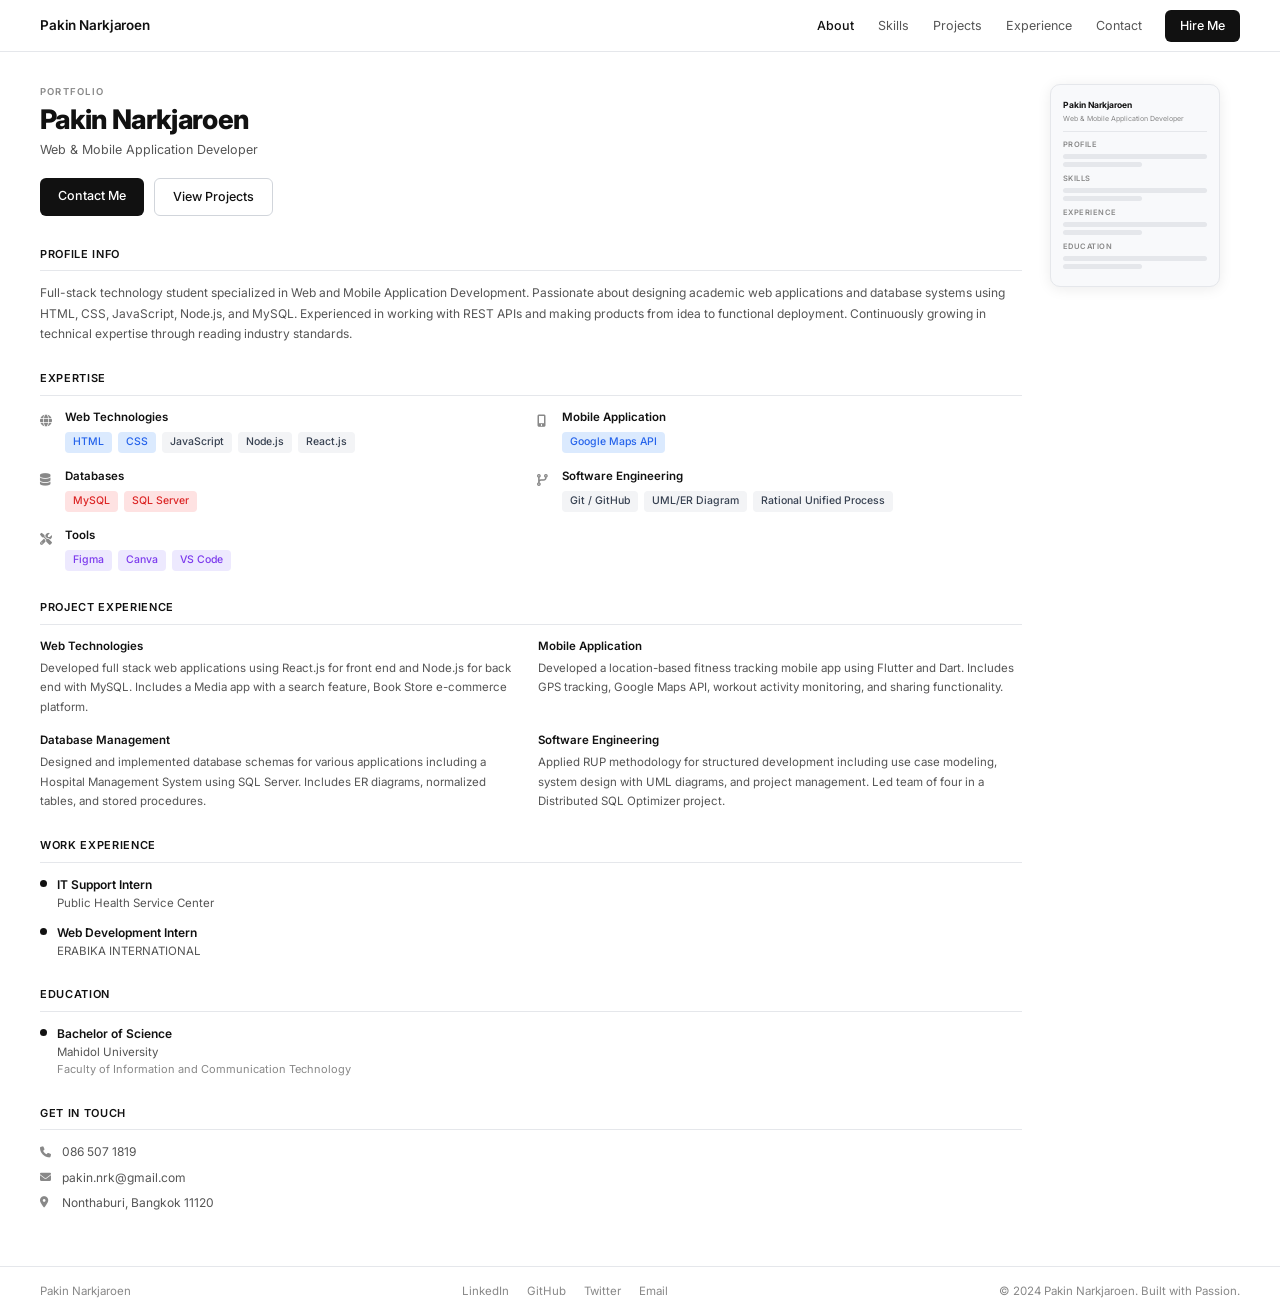
<file: index.html>
<!DOCTYPE html>
<html lang="en">
<head>
  <meta charset="UTF-8" />
  <meta name="viewport" content="width=device-width, initial-scale=1.0" />
  <title>Pakin Narkjaroen – Portfolio</title>
  <link rel="stylesheet" href="Shared.css" />
  <link rel="stylesheet" href="index.css" />
  <link rel="stylesheet" href="https://cdnjs.cloudflare.com/ajax/libs/font-awesome/6.5.0/css/all.min.css" />
</head>
<body>

  <!-- NAVBAR -->
  <nav class="navbar">
    <div class="nav-brand">Pakin Narkjaroen</div>
    <div class="nav-links">
      <a href="index.html"       class="nav-link active">About</a>
      <a href="Skills.html"     class="nav-link">Skills</a>
      <a href="Projects.html"   class="nav-link">Projects</a>
      <a href="Experience.html" class="nav-link">Experience</a>
      <a href="Contact.html"    class="nav-link">Contact</a>
      <a href="Contact.html"    class="btn-hire">Hire Me</a>
    </div>
  </nav>

  <!-- MAIN -->
  <main class="home-main">

    <!-- LEFT COLUMN -->
    <div class="home-left">

      <!-- Hero -->
      <div class="hero-block">
        <div class="section-label">PORTFOLIO</div>
        <h1 class="hero-name">Pakin Narkjaroen</h1>
        <p class="hero-subtitle">Web &amp; Mobile Application Developer</p>
        <div class="hero-btns">
          <a href="Contact.html" class="btn-primary">Contact Me</a>
          <a href="Projects.html" class="btn-secondary">View Projects</a>
        </div>
      </div>

      <!-- Profile Info -->
      <div class="home-section">
        <h3 class="section-heading">Profile Info</h3>
        <p class="body-text">
          Full-stack technology student specialized in Web and Mobile Application Development. Passionate about
          designing academic web applications and database systems using HTML, CSS, JavaScript, Node.js, and MySQL.
          Experienced in working with REST APIs and making products from idea to functional deployment. Continuously
          growing in technical expertise through reading industry standards.
        </p>
      </div>

      <!-- Expertise -->
      <div class="home-section">
        <h3 class="section-heading">Expertise</h3>
        <div class="expertise-grid">

          <div class="expertise-item">
            <div class="exp-icon"><i class="fas fa-globe"></i></div>
            <div>
              <div class="exp-title">Web Technologies</div>
              <div class="exp-tags">
                <span class="tag tag-blue">HTML</span>
                <span class="tag tag-blue">CSS</span>
                <span class="tag tag-gray">JavaScript</span>
                <span class="tag tag-gray">Node.js</span>
                <span class="tag tag-gray">React.js</span>
              </div>
            </div>
          </div>

          <div class="expertise-item">
            <div class="exp-icon"><i class="fas fa-mobile-alt"></i></div>
            <div>
              <div class="exp-title">Mobile Application</div>
              <div class="exp-tags">
                <span class="tag tag-blue">Google Maps API</span>
              </div>
            </div>
          </div>

          <div class="expertise-item">
            <div class="exp-icon"><i class="fas fa-database"></i></div>
            <div>
              <div class="exp-title">Databases</div>
              <div class="exp-tags">
                <span class="tag tag-red">MySQL</span>
                <span class="tag tag-red">SQL Server</span>
              </div>
            </div>
          </div>

          <div class="expertise-item">
            <div class="exp-icon"><i class="fas fa-code-branch"></i></div>
            <div>
              <div class="exp-title">Software Engineering</div>
              <div class="exp-tags">
                <span class="tag tag-gray">Git / GitHub</span>
                <span class="tag tag-gray">UML/ER Diagram</span>
                <span class="tag tag-gray">Rational Unified Process</span>
              </div>
            </div>
          </div>

          <div class="expertise-item">
            <div class="exp-icon"><i class="fas fa-tools"></i></div>
            <div>
              <div class="exp-title">Tools</div>
              <div class="exp-tags">
                <span class="tag tag-purple">Figma</span>
                <span class="tag tag-purple">Canva</span>
                <span class="tag tag-purple">VS Code</span>
              </div>
            </div>
          </div>

        </div>
      </div>

      <!-- Project Experience -->
      <div class="home-section">
        <h3 class="section-heading">Project Experience</h3>
        <div class="proj-exp-grid">

          <div class="proj-exp-item">
            <h4 class="proj-exp-title">Web Technologies</h4>
            <p class="body-text sm">
              Developed full stack web applications using React.js for front end and Node.js for back end with
              MySQL. Includes a Media app with a search feature, Book Store e-commerce platform.
            </p>
          </div>

          <div class="proj-exp-item">
            <h4 class="proj-exp-title">Mobile Application</h4>
            <p class="body-text sm">
              Developed a location-based fitness tracking mobile app using Flutter and Dart. Includes GPS tracking,
              Google Maps API, workout activity monitoring, and sharing functionality.
            </p>
          </div>

          <div class="proj-exp-item">
            <h4 class="proj-exp-title">Database Management</h4>
            <p class="body-text sm">
              Designed and implemented database schemas for various applications including a Hospital Management
              System using SQL Server. Includes ER diagrams, normalized tables, and stored procedures.
            </p>
          </div>

          <div class="proj-exp-item">
            <h4 class="proj-exp-title">Software Engineering</h4>
            <p class="body-text sm">
              Applied RUP methodology for structured development including use case modeling, system design with
              UML diagrams, and project management. Led team of four in a Distributed SQL Optimizer project.
            </p>
          </div>

        </div>
      </div>

      <!-- Work Experience -->
      <div class="home-section">
        <h3 class="section-heading">Work Experience</h3>
        <div class="timeline-list">
          <div class="timeline-item">
            <span class="timeline-dot"></span>
            <div>
              <div class="timeline-role">IT Support Intern</div>
              <div class="timeline-place">Public Health Service Center</div>
            </div>
          </div>
          <div class="timeline-item">
            <span class="timeline-dot"></span>
            <div>
              <div class="timeline-role">Web Development Intern</div>
              <div class="timeline-place">ERABIKA INTERNATIONAL</div>
            </div>
          </div>
        </div>
      </div>

      <!-- Education -->
      <div class="home-section">
        <h3 class="section-heading">Education</h3>
        <div class="timeline-list">
          <div class="timeline-item">
            <span class="timeline-dot"></span>
            <div>
              <div class="timeline-role">Bachelor of Science</div>
              <div class="timeline-place">Mahidol University</div>
              <div class="timeline-sub">Faculty of Information and Communication Technology</div>
            </div>
          </div>
        </div>
      </div>

      <!-- Get in Touch -->
      <div class="home-section">
        <h3 class="section-heading">Get in Touch</h3>
        <div class="contact-snippet">
          <div class="cs-item"><i class="fas fa-phone"></i> 086 507 1819</div>
          <div class="cs-item"><i class="fas fa-envelope"></i> pakin.nrk@gmail.com</div>
          <div class="cs-item"><i class="fas fa-map-marker-alt"></i> Nonthaburi, Bangkok 11120</div>
        </div>
      </div>

    </div><!-- /home-left -->

    <!-- RIGHT COLUMN — Resume Preview Card -->
    <div class="home-right">
      <div class="resume-card">
        <div class="rc-name">Pakin Narkjaroen</div>
        <div class="rc-title">Web &amp; Mobile Application Developer</div>
        <hr class="rc-divider" />
        <div class="rc-section">Profile</div>
        <div class="rc-bar"></div>
        <div class="rc-bar short"></div>
        <div class="rc-section">Skills</div>
        <div class="rc-bar"></div>
        <div class="rc-bar short"></div>
        <div class="rc-section">Experience</div>
        <div class="rc-bar"></div>
        <div class="rc-bar short"></div>
        <div class="rc-section">Education</div>
        <div class="rc-bar"></div>
        <div class="rc-bar short"></div>
      </div>
    </div>

  </main>

  <!-- FOOTER -->
  <footer class="page-footer">
    <span>Pakin Narkjaroen</span>
    <div class="footer-links">
      <a href="https://www.linkedin.com/in/pakin-narkjaroen-304153412/" target="_blank">LinkedIn</a>
      <a href="https://github.com/nuchpakin-oss" target="_blank">GitHub</a>
      <a href="https://twitter.com/pakin_narkjaroen" target="_blank">Twitter</a>
      <a href="mailto:nuhcpakin@gmail.com" target="_blank">Email</a>
    </div>
    <span>&copy; 2024 Pakin Narkjaroen. Built with Passion.</span>
  </footer>

</body>
</html>
</file>
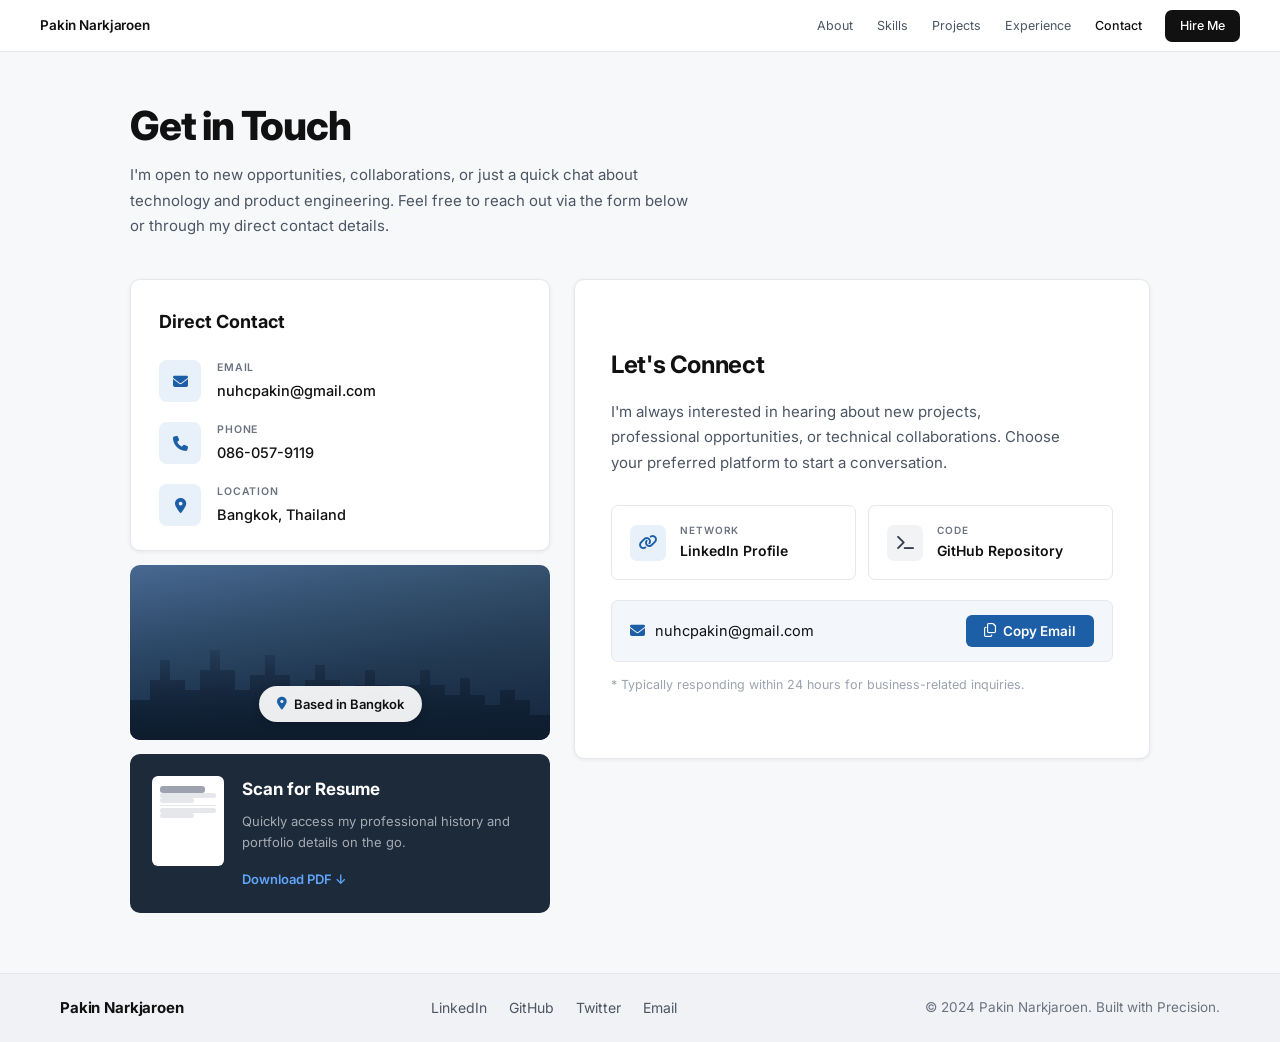
<file: Contact.html>
<!DOCTYPE html>
<html lang="en">
<head>
  <meta charset="UTF-8" />
  <meta name="viewport" content="width=device-width, initial-scale=1.0" />
  <title>Contact – Pakin Narkjaroen</title>
  <link rel="stylesheet" href="Shared.css" />
  <link rel="stylesheet" href="Contact.css" />
  <link rel="stylesheet" href="https://cdnjs.cloudflare.com/ajax/libs/font-awesome/6.5.0/css/all.min.css" />
</head>
<body>

  <!-- ── NAVBAR ── -->
  <nav class="navbar">
    <div class="nav-brand">Pakin Narkjaroen</div>
    <div class="nav-links">
      <a href="index.html"       class="nav-link">About</a>
      <a href="Skills.html"     class="nav-link">Skills</a>
      <a href="Projects.html"   class="nav-link">Projects</a>
      <a href="Experience.html" class="nav-link">Experience</a>
      <a href="Contact.html"    class="nav-link active">Contact</a>
      <a href="Contact.html"    class="btn-hire">Hire Me</a>
    </div>
  </nav>

  <!-- ── PAGE ── -->
  <main class="contact-page">

    <!-- Header -->
    <header class="contact-header">
      <h1 class="contact-title">Get in Touch</h1>
      <p class="contact-subtitle">
        I'm open to new opportunities, collaborations, or just a quick chat about<br />
        technology and product engineering. Feel free to reach out via the form below<br />
        or through my direct contact details.
      </p>
    </header>

    <!-- Two-column body -->
    <div class="contact-body">

      <!-- ── LEFT COLUMN ── -->
      <div class="col-left">

        <!-- Direct Contact card -->
        <div class="direct-card">
          <h2 class="direct-card__title">Direct Contact</h2>

          <div class="dc-item">
            <div class="dc-icon-wrap dc-icon-wrap--blue">
              <i class="fas fa-envelope"></i>
            </div>
            <div class="dc-text">
              <span class="dc-label">EMAIL</span>
              <span class="dc-value">nuhcpakin@gmail.com</span>
            </div>
          </div>

          <div class="dc-item">
            <div class="dc-icon-wrap dc-icon-wrap--blue">
              <i class="fas fa-phone"></i>
            </div>
            <div class="dc-text">
              <span class="dc-label">PHONE</span>
              <span class="dc-value">086-057-9119</span>
            </div>
          </div>

          <div class="dc-item">
            <div class="dc-icon-wrap dc-icon-wrap--blue">
              <i class="fas fa-map-marker-alt"></i>
            </div>
            <div class="dc-text">
              <span class="dc-label">LOCATION</span>
              <span class="dc-value">Bangkok, Thailand</span>
            </div>
          </div>
        </div>

        <!-- Bangkok city photo -->
        <div class="city-photo">
          <div class="city-photo__overlay">
            <span class="city-badge">
              <i class="fas fa-map-marker-alt"></i> Based in Bangkok
            </span>
          </div>
        </div>

        <!-- Scan for Resume dark card -->
        <div class="resume-card">
          <div class="resume-card__thumb">
            <!-- mini resume graphic -->
            <div class="resume-thumb-inner">
              <div class="rt-line rt-line--heading"></div>
              <div class="rt-line"></div>
              <div class="rt-line rt-line--short"></div>
              <div class="rt-divider"></div>
              <div class="rt-line"></div>
              <div class="rt-line rt-line--short"></div>
            </div>
          </div>
          <div class="resume-card__body">
            <h3 class="resume-card__title">Scan for Resume</h3>
            <p class="resume-card__desc">
              Quickly access my professional history and portfolio details on the go.
            </p>
            <a href="assets/files/Resume.pdf" class="resume-card__link" download>Download PDF &#8595;</a>
          </div>
        </div>

      </div><!-- /col-left -->

      <!-- ── RIGHT COLUMN ── -->
      <div class="col-right">

        <h2 class="lets-title">Let's Connect</h2>
        <p class="lets-desc">
          I'm always interested in hearing about new projects, professional
          opportunities, or technical collaborations. Choose your preferred
          platform to start a conversation.
        </p>

        <!-- Network tiles -->
        <div class="connect-tiles">
          <a href="https://www.linkedin.com/in/pakin-narkjaroen-304153412/" target="_blank" class="connect-tile">
            <div class="tile-icon-wrap">
              <i class="fas fa-link"></i>
            </div>
            <div class="tile-text">
              <span class="tile-label">NETWORK</span>
              <span class="tile-value">LinkedIn Profile</span>
            </div>
          </a>

          <a href="https://github.com/nuchpakin-oss" target="_blank" class="connect-tile">
            <div class="tile-icon-wrap tile-icon-wrap--dark">
              <i class="fas fa-terminal"></i>
            </div>
            <div class="tile-text">
              <span class="tile-label">CODE</span>
              <span class="tile-value">GitHub Repository</span>
            </div>
          </a>
        </div>

        <!-- Copy email row -->
        <div class="copy-email-row">
          <div class="copy-email-left">
            <i class="fas fa-envelope copy-email-icon"></i>
            <span class="copy-email-address">nuhcpakin@gmail.com</span>
          </div>
          <button class="btn-copy-email" onclick="copyEmail()">
            <i class="far fa-copy"></i> Copy Email
          </button>
        </div>

        <!-- Response note -->
        <p class="response-note">
          * Typically responding within 24 hours for business-related inquiries.
        </p>

      </div><!-- /col-right -->

    </div><!-- /contact-body -->

  </main>

  <!-- ── FOOTER ── -->
  <footer class="site-footer">
    <div class="footer-brand">Pakin Narkjaroen</div>
    <div class="footer-links">
      <a href="https://www.linkedin.com/in/pakin-narkjaroen-304153412/" target="_blank">LinkedIn</a>
      <a href="https://github.com/nuchpakin-oss" target="_blank">GitHub</a>
      <a href="https://twitter.com/pakin_narkjaroen" target="_blank">Twitter</a>
      <a href="mailto:nuhcpakin@gmail.com" target="_blank">Email</a>
    </div>
    <div class="footer-copy">&copy; 2024 Pakin Narkjaroen. Built with Precision.</div>
  </footer>

  <script>
    function copyEmail() {
      navigator.clipboard.writeText('nuhcpakin@gmail.com').then(() => {
        const btn = document.querySelector('.btn-copy-email');
        const orig = btn.innerHTML;
        btn.innerHTML = '<i class="fas fa-check"></i> Copied!';
        setTimeout(() => btn.innerHTML = orig, 2000);
      });
    }
  </script>

</body>
</html>
</file>
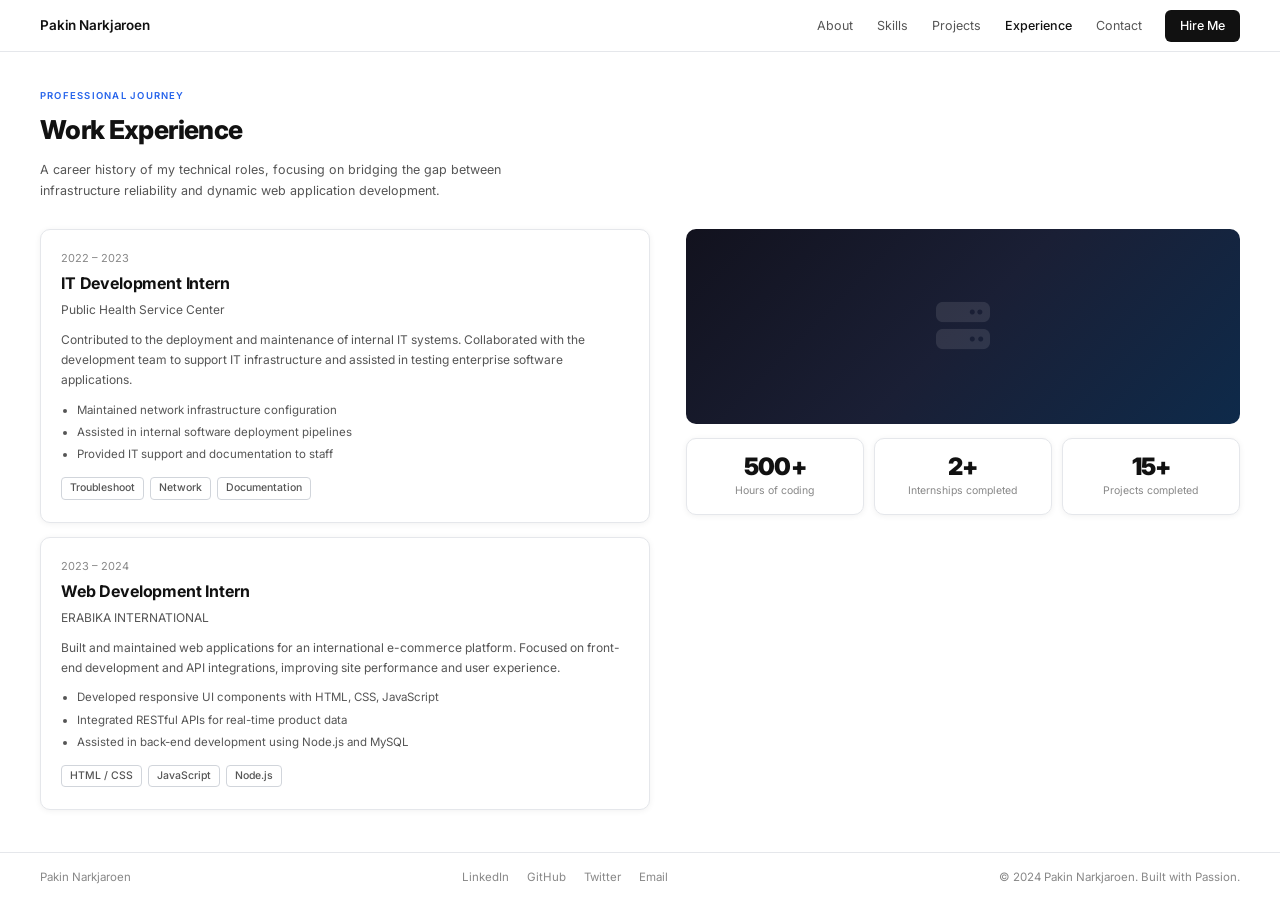
<file: Experience.html>
<!DOCTYPE html>
<html lang="en">
<head>
  <meta charset="UTF-8" />
  <meta name="viewport" content="width=device-width, initial-scale=1.0" />
  <title>Experience – Pakin Narkjaroen</title>
  <link rel="stylesheet" href="Shared.css" />
  <link rel="stylesheet" href="Experience.css" />
  <link rel="stylesheet" href="https://cdnjs.cloudflare.com/ajax/libs/font-awesome/6.5.0/css/all.min.css" />
</head>
<body>

  <!-- NAVBAR -->
  <nav class="navbar">
    <div class="nav-brand">Pakin Narkjaroen</div>
    <div class="nav-links">
      <a href="index.html"       class="nav-link">About</a>
      <a href="Skills.html"     class="nav-link">Skills</a>
      <a href="Projects.html"   class="nav-link">Projects</a>
      <a href="Experience.html" class="nav-link active">Experience</a>
      <a href="Contact.html"    class="nav-link">Contact</a>
      <a href="Contact.html"    class="btn-hire">Hire Me</a>
    </div>
  </nav>

  <!-- MAIN -->
  <main class="page-wrapper exp-main">

    <!-- Header -->
    <div class="exp-header">
      <div class="section-label blue">PROFESSIONAL JOURNEY</div>
      <h1 class="page-title">Work Experience</h1>
      <p class="page-subtitle">
        A career history of my technical roles, focusing on bridging the gap between infrastructure
        reliability and dynamic web application development.
      </p>
    </div>

    <!-- Body -->
    <div class="exp-body">

      <!-- LEFT: Cards -->
      <div class="exp-cards">

        <!-- Card 1 -->
        <div class="exp-card">
          <div class="exp-year">2022 – 2023</div>
          <h3 class="exp-role">IT Development Intern</h3>
          <div class="exp-company">Public Health Service Center</div>
          <p class="exp-detail">
            Contributed to the deployment and maintenance of internal IT systems. Collaborated with the
            development team to support IT infrastructure and assisted in testing enterprise software applications.
          </p>
          <ul class="exp-bullets">
            <li>Maintained network infrastructure configuration</li>
            <li>Assisted in internal software deployment pipelines</li>
            <li>Provided IT support and documentation to staff</li>
          </ul>
          <div class="exp-tags">
            <span class="tag tag-outline">Troubleshoot</span>
            <span class="tag tag-outline">Network</span>
            <span class="tag tag-outline">Documentation</span>
          </div>
        </div>

        <!-- Card 2 -->
        <div class="exp-card">
          <div class="exp-year">2023 – 2024</div>
          <h3 class="exp-role">Web Development Intern</h3>
          <div class="exp-company">ERABIKA INTERNATIONAL</div>
          <p class="exp-detail">
            Built and maintained web applications for an international e-commerce platform. Focused on
            front-end development and API integrations, improving site performance and user experience.
          </p>
          <ul class="exp-bullets">
            <li>Developed responsive UI components with HTML, CSS, JavaScript</li>
            <li>Integrated RESTful APIs for real-time product data</li>
            <li>Assisted in back-end development using Node.js and MySQL</li>
          </ul>
          <div class="exp-tags">
            <span class="tag tag-outline">HTML / CSS</span>
            <span class="tag tag-outline">JavaScript</span>
            <span class="tag tag-outline">Node.js</span>
          </div>
        </div>

      </div><!-- /exp-cards -->

      <!-- RIGHT: Image + Stats -->
      <div class="exp-right">

        <!-- Dark image placeholder (server rack visual in design) -->
        <div class="exp-img dark-banner">
          <div class="exp-img-inner">
            <i class="fas fa-server exp-img-icon"></i>
          </div>
        </div>

        <!-- Stats -->
        <div class="exp-stats">
          <div class="stat-box">
            <div class="stat-num">500+</div>
            <div class="stat-label">Hours of coding</div>
          </div>
          <div class="stat-box">
            <div class="stat-num">2+</div>
            <div class="stat-label">Internships completed</div>
          </div>
          <div class="stat-box">
            <div class="stat-num">15+</div>
            <div class="stat-label">Projects completed</div>
          </div>
        </div>

      </div><!-- /exp-right -->

    </div><!-- /exp-body -->

  </main>

  <!-- FOOTER -->
  <footer class="page-footer">
    <span>Pakin Narkjaroen</span>
    <div class="footer-links">
      <a href="https://linkedin.com/in/pakin-narkjaroen" target="_blank">LinkedIn</a>
      <a href="https://github.com/pakinnarkjaroen" target="_blank">GitHub</a>
      <a href="https://twitter.com/pakinnarkjaroen" target="_blank">Twitter</a>
      <a href="mailto:pakin.narkjaroen@gmail.com">Email</a>
    </div>
    <span>&copy; 2024 Pakin Narkjaroen. Built with Passion.</span>
  </footer>

</body>
</html>
</file>
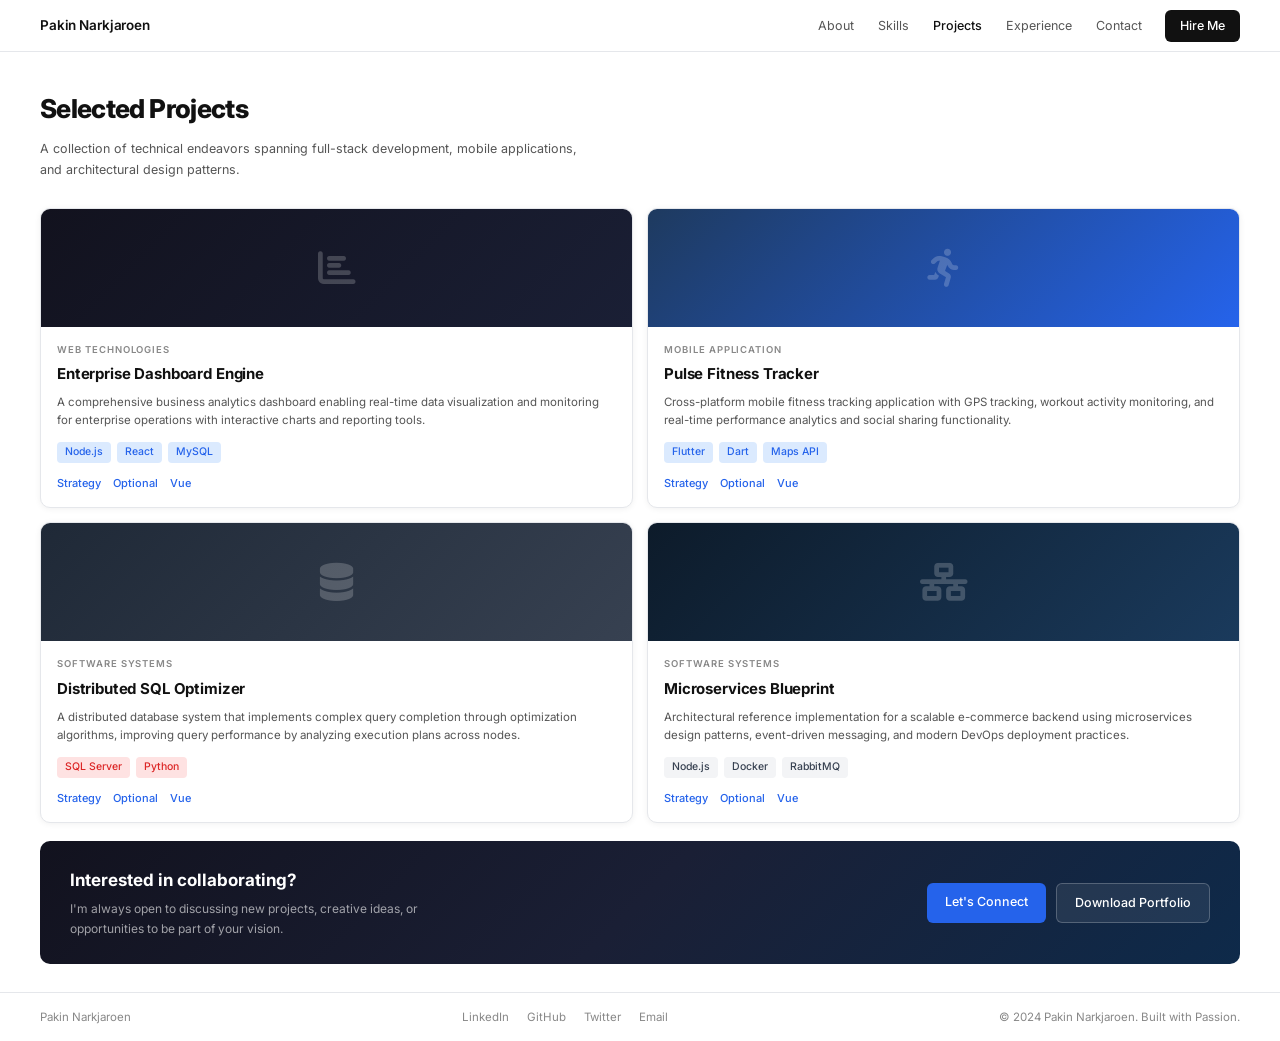
<file: Projects.html>
<!DOCTYPE html>
<html lang="en">
<head>
  <meta charset="UTF-8" />
  <meta name="viewport" content="width=device-width, initial-scale=1.0" />
  <title>Projects – Pakin Narkjaroen</title>
  <link rel="stylesheet" href="Shared.css" />
  <link rel="stylesheet" href="Projects.css" />
  <link rel="stylesheet" href="https://cdnjs.cloudflare.com/ajax/libs/font-awesome/6.5.0/css/all.min.css" />
</head>
<body>

  <!-- NAVBAR -->
  <nav class="navbar">
    <div class="nav-brand">Pakin Narkjaroen</div>
    <div class="nav-links">
      <a href="index.html"       class="nav-link">About</a>
      <a href="Skills.html"     class="nav-link">Skills</a>
      <a href="Projects.html"   class="nav-link active">Projects</a>
      <a href="Experience.html" class="nav-link">Experience</a>
      <a href="Contact.html"    class="nav-link">Contact</a>
      <a href="Contact.html"    class="btn-hire">Hire Me</a>
    </div>
  </nav>

  <!-- MAIN -->
  <main class="page-wrapper projects-main">

    <!-- Header -->
    <div class="projects-header">
      <h1 class="page-title">Selected Projects</h1>
      <p class="page-subtitle">
        A collection of technical endeavors spanning full-stack development, mobile applications,
        and architectural design patterns.
      </p>
    </div>

    <!-- Projects Grid -->
    <div class="projects-grid">

      <!-- Card 1: Enterprise Dashboard Engine -->
      <div class="proj-card">
        <div class="proj-thumb proj-thumb--dark">
          <i class="fas fa-chart-bar proj-thumb-icon"></i>
        </div>
        <div class="proj-body">
          <div class="proj-category">WEB TECHNOLOGIES</div>
          <h3 class="proj-name">Enterprise Dashboard Engine</h3>
          <p class="proj-desc">
            A comprehensive business analytics dashboard enabling real-time data visualization and monitoring
            for enterprise operations with interactive charts and reporting tools.
          </p>
          <div class="proj-tags">
            <span class="tag tag-blue">Node.js</span>
            <span class="tag tag-blue">React</span>
            <span class="tag tag-blue">MySQL</span>
          </div>
          <div class="proj-links">
            <a href="#" class="proj-link">Strategy</a>
            <a href="#" class="proj-link">Optional</a>
            <a href="#" class="proj-link">Vue</a>
          </div>
        </div>
      </div>

      <!-- Card 2: Pulse Fitness Tracker -->
      <div class="proj-card">
        <div class="proj-thumb proj-thumb--blue">
          <i class="fas fa-running proj-thumb-icon"></i>
        </div>
        <div class="proj-body">
          <div class="proj-category">MOBILE APPLICATION</div>
          <h3 class="proj-name">Pulse Fitness Tracker</h3>
          <p class="proj-desc">
            Cross-platform mobile fitness tracking application with GPS tracking, workout activity monitoring,
            and real-time performance analytics and social sharing functionality.
          </p>
          <div class="proj-tags">
            <span class="tag tag-blue">Flutter</span>
            <span class="tag tag-blue">Dart</span>
            <span class="tag tag-blue">Maps API</span>
          </div>
          <div class="proj-links">
            <a href="#" class="proj-link">Strategy</a>
            <a href="#" class="proj-link">Optional</a>
            <a href="#" class="proj-link">Vue</a>
          </div>
        </div>
      </div>

      <!-- Card 3: Distributed SQL Optimizer -->
      <div class="proj-card">
        <div class="proj-thumb proj-thumb--mid">
          <i class="fas fa-database proj-thumb-icon"></i>
        </div>
        <div class="proj-body">
          <div class="proj-category">SOFTWARE SYSTEMS</div>
          <h3 class="proj-name">Distributed SQL Optimizer</h3>
          <p class="proj-desc">
            A distributed database system that implements complex query completion through optimization
            algorithms, improving query performance by analyzing execution plans across nodes.
          </p>
          <div class="proj-tags">
            <span class="tag tag-red">SQL Server</span>
            <span class="tag tag-red">Python</span>
          </div>
          <div class="proj-links">
            <a href="#" class="proj-link">Strategy</a>
            <a href="#" class="proj-link">Optional</a>
            <a href="#" class="proj-link">Vue</a>
          </div>
        </div>
      </div>

      <!-- Card 4: Microservices Blueprint -->
      <div class="proj-card">
        <div class="proj-thumb proj-thumb--navy">
          <i class="fas fa-network-wired proj-thumb-icon"></i>
        </div>
        <div class="proj-body">
          <div class="proj-category">SOFTWARE SYSTEMS</div>
          <h3 class="proj-name">Microservices Blueprint</h3>
          <p class="proj-desc">
            Architectural reference implementation for a scalable e-commerce backend using microservices design
            patterns, event-driven messaging, and modern DevOps deployment practices.
          </p>
          <div class="proj-tags">
            <span class="tag tag-gray">Node.js</span>
            <span class="tag tag-gray">Docker</span>
            <span class="tag tag-gray">RabbitMQ</span>
          </div>
          <div class="proj-links">
            <a href="#" class="proj-link">Strategy</a>
            <a href="#" class="proj-link">Optional</a>
            <a href="#" class="proj-link">Vue</a>
          </div>
        </div>
      </div>

    </div><!-- /projects-grid -->

    <!-- CTA Banner -->
    <div class="cta-banner dark-banner">
      <div class="cta-text">
        <h3 class="cta-title">Interested in collaborating?</h3>
        <p class="cta-sub">I'm always open to discussing new projects, creative ideas, or opportunities to be part of your vision.</p>
      </div>
      <div class="cta-btns">
        <a href="Contact.html" class="cta-btn-primary">Let's Connect</a>
        <a href="#"            class="cta-btn-secondary">Download Portfolio</a>
      </div>
    </div>

  </main>

  <!-- FOOTER -->
  <footer class="page-footer">
    <span>Pakin Narkjaroen</span>
    <div class="footer-links">
      <a href="https://www.linkedin.com/in/pakin-narkjaroen-304153412/" target="_blank">LinkedIn</a>
      <a href="https://github.com/nuchpakin-oss" target="_blank">GitHub</a>
      <a href="https://twitter.com/pakin_narkjaroen" target="_blank">Twitter</a>
      <a href="mailto:nuhcpakin@gmail.com" target="_blank">Email</a>
    </div>
    <span>&copy; 2024 Pakin Narkjaroen. Built with Passion.</span>
  </footer>

</body>
</html>
</file>
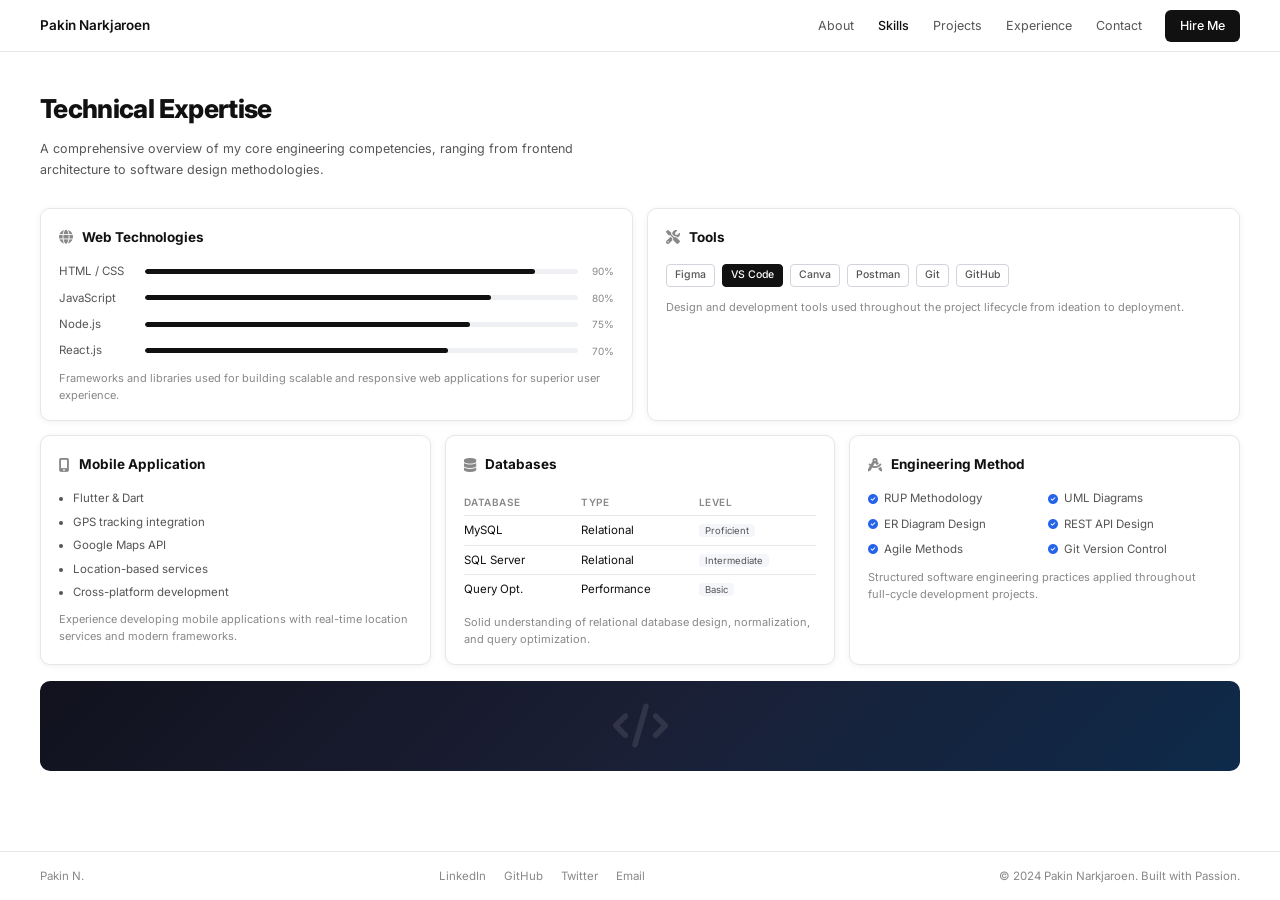
<file: Skills.html>
<!DOCTYPE html>
<html lang="en">
<head>
  <meta charset="UTF-8" />
  <meta name="viewport" content="width=device-width, initial-scale=1.0" />
  <title>Skills – Pakin Narkjaroen</title>
  <link rel="stylesheet" href="Shared.css" />
  <link rel="stylesheet" href="Skills.css" />
  <link rel="stylesheet" href="https://cdnjs.cloudflare.com/ajax/libs/font-awesome/6.5.0/css/all.min.css" />
</head>
<body>

  <!-- NAVBAR -->
  <nav class="navbar">
    <div class="nav-brand">Pakin Narkjaroen</div>
    <div class="nav-links">
      <a href="index.html"       class="nav-link">About</a>
      <a href="Skills.html"     class="nav-link active">Skills</a>
      <a href="Projects.html"   class="nav-link">Projects</a>
      <a href="Experience.html" class="nav-link">Experience</a>
      <a href="Contact.html"    class="nav-link">Contact</a>
      <a href="Contact.html"    class="btn-hire">Hire Me</a>
    </div>
  </nav>

  <!-- MAIN -->
  <main class="page-wrapper skills-main">

    <!-- Header -->
    <div class="skills-header">
      <h1 class="page-title">Technical Expertise</h1>
      <p class="page-subtitle">
        A comprehensive overview of my core engineering competencies, ranging from frontend architecture
        to software design methodologies.
      </p>
    </div>

    <!-- Top 2-col section: Web Tech + Tools -->
    <div class="skills-top-row">

      <!-- Web Technologies -->
      <div class="skill-card">
        <div class="skill-card-header">
          <i class="fas fa-globe sk-icon"></i>
          <h3 class="sk-title">Web Technologies</h3>
        </div>

        <div class="skill-bars">
          <div class="sb-row">
            <span class="sb-label">HTML / CSS</span>
            <div class="sb-track"><div class="sb-fill" style="width:90%"></div></div>
            <span class="sb-pct">90%</span>
          </div>
          <div class="sb-row">
            <span class="sb-label">JavaScript</span>
            <div class="sb-track"><div class="sb-fill" style="width:80%"></div></div>
            <span class="sb-pct">80%</span>
          </div>
          <div class="sb-row">
            <span class="sb-label">Node.js</span>
            <div class="sb-track"><div class="sb-fill" style="width:75%"></div></div>
            <span class="sb-pct">75%</span>
          </div>
          <div class="sb-row">
            <span class="sb-label">React.js</span>
            <div class="sb-track"><div class="sb-fill" style="width:70%"></div></div>
            <span class="sb-pct">70%</span>
          </div>
        </div>

        <p class="sk-desc">Frameworks and libraries used for building scalable and responsive web applications for superior user experience.</p>
      </div>

      <!-- Tools -->
      <div class="skill-card">
        <div class="skill-card-header">
          <i class="fas fa-tools sk-icon"></i>
          <h3 class="sk-title">Tools</h3>
        </div>

        <div class="tools-tags">
          <span class="tag tag-outline">Figma</span>
          <span class="tag tag-outline on">VS Code</span>
          <span class="tag tag-outline">Canva</span>
          <span class="tag tag-outline">Postman</span>
          <span class="tag tag-outline">Git</span>
          <span class="tag tag-outline">GitHub</span>
        </div>

        <p class="sk-desc">Design and development tools used throughout the project lifecycle from ideation to deployment.</p>
      </div>

    </div><!-- /skills-top-row -->

    <!-- Bottom 3-col section: Mobile + Databases + Eng. Method -->
    <div class="skills-bottom-row">

      <!-- Mobile Application -->
      <div class="skill-card">
        <div class="skill-card-header">
          <i class="fas fa-mobile-alt sk-icon"></i>
          <h3 class="sk-title">Mobile Application</h3>
        </div>
        <ul class="sk-list">
          <li>Flutter &amp; Dart</li>
          <li>GPS tracking integration</li>
          <li>Google Maps API</li>
          <li>Location-based services</li>
          <li>Cross-platform development</li>
        </ul>
        <p class="sk-desc">Experience developing mobile applications with real-time location services and modern frameworks.</p>
      </div>

      <!-- Databases -->
      <div class="skill-card">
        <div class="skill-card-header">
          <i class="fas fa-database sk-icon"></i>
          <h3 class="sk-title">Databases</h3>
        </div>
        <div class="db-table">
          <div class="db-row db-hdr">
            <span>Database</span>
            <span>Type</span>
            <span>Level</span>
          </div>
          <div class="db-row">
            <span>MySQL</span>
            <span>Relational</span>
            <span><span class="level-pill">Proficient</span></span>
          </div>
          <div class="db-row">
            <span>SQL Server</span>
            <span>Relational</span>
            <span><span class="level-pill">Intermediate</span></span>
          </div>
          <div class="db-row">
            <span>Query Opt.</span>
            <span>Performance</span>
            <span><span class="level-pill">Basic</span></span>
          </div>
        </div>
        <p class="sk-desc">Solid understanding of relational database design, normalization, and query optimization.</p>
      </div>

      <!-- Engineering Method -->
      <div class="skill-card">
        <div class="skill-card-header">
          <i class="fas fa-drafting-compass sk-icon"></i>
          <h3 class="sk-title">Engineering Method</h3>
        </div>
        <div class="se-grid">
          <div class="se-item"><i class="fas fa-check-circle se-check"></i> RUP Methodology</div>
          <div class="se-item"><i class="fas fa-check-circle se-check"></i> UML Diagrams</div>
          <div class="se-item"><i class="fas fa-check-circle se-check"></i> ER Diagram Design</div>
          <div class="se-item"><i class="fas fa-check-circle se-check"></i> REST API Design</div>
          <div class="se-item"><i class="fas fa-check-circle se-check"></i> Agile Methods</div>
          <div class="se-item"><i class="fas fa-check-circle se-check"></i> Git Version Control</div>
        </div>
        <p class="sk-desc">Structured software engineering practices applied throughout full-cycle development projects.</p>
      </div>

    </div><!-- /skills-bottom-row -->

    <!-- Banner image area -->
    <div class="skills-banner dark-banner">
      <div class="sb-overlay">
        <i class="fas fa-code sb-code-icon"></i>
      </div>
    </div>

  </main>

  <!-- FOOTER -->
  <footer class="page-footer">
    <span>Pakin N.</span>
    <div class="footer-links">
      <a href="https://www.linkedin.com/in/pakin-narkjaroen-304153412/" target="_blank">LinkedIn</a>
      <a href="https://github.com/nuchpakin-oss" target="_blank">GitHub</a>
      <a href="https://twitter.com/pakin_narkjaroen" target="_blank">Twitter</a>
      <a href="mailto:nuhcpakin@gmail.com" target="_blank">Email</a>
    </div>
    <span>&copy; 2024 Pakin Narkjaroen. Built with Passion.</span>
  </footer>

</body>
</html>
</file>
<file: Shared.css>
/* =============================================
   SHARED.CSS — Global styles for all pages
   Pakin Narkjaroen Portfolio
============================================= */

/* --- Google Fonts --- */
@import url('https://fonts.googleapis.com/css2?family=Inter:wght@300;400;500;600;700;800;900&display=swap');

/* --- Reset & Base --- */
*, *::before, *::after {
  box-sizing: border-box;
  margin: 0;
  padding: 0;
}

:root {
  --font: 'Inter', sans-serif;

  /* Colors */
  --white: #ffffff;
  --bg: #ffffff;
  --bg-light: #f5f6fa;
  --bg-subtle: #fafafa;
  --text-primary: #111111;
  --text-secondary: #555555;
  --text-muted: #888888;
  --border: #e5e7eb;
  --border-dark: #d1d5db;

  /* Accent */
  --blue: #2563eb;
  --blue-light: #dbeafe;
  --blue-dark: #1d4ed8;
  --red: #dc2626;
  --red-light: #fee2e2;
  --purple: #7c3aed;
  --purple-light: #ede9fe;
  --green: #16a34a;
  --green-light: #dcfce7;

  /* Spacing */
  --nav-h: 52px;
  --page-px: 40px;
  --radius: 10px;
  --radius-sm: 6px;
  --radius-xs: 4px;

  /* Shadow */
  --shadow-sm: 0 1px 6px rgba(0,0,0,0.06);
  --shadow: 0 2px 14px rgba(0,0,0,0.08);
  --shadow-md: 0 4px 24px rgba(0,0,0,0.10);
}

html, body {
  font-family: var(--font);
  background: var(--bg);
  color: var(--text-primary);
  font-size: 13.5px;
  line-height: 1.6;
  min-height: 100vh;
  display: flex;
  flex-direction: column;
}

body { flex: 1; }

a { text-decoration: none; color: inherit; }
ul { list-style: none; }
button { font-family: var(--font); cursor: pointer; }
input, textarea { font-family: var(--font); }

/* =====================
   NAVBAR
===================== */
.navbar {
  height: var(--nav-h);
  display: flex;
  align-items: center;
  justify-content: space-between;
  padding: 0 var(--page-px);
  border-bottom: 1px solid var(--border);
  background: var(--white);
  position: sticky;
  top: 0;
  z-index: 100;
}

.nav-brand {
  font-size: 13.5px;
  font-weight: 600;
  color: var(--text-primary);
  letter-spacing: -0.01em;
}

.nav-links {
  display: flex;
  align-items: center;
  gap: 2px;
}

.nav-link {
  font-size: 12.5px;
  font-weight: 400;
  color: var(--text-secondary);
  padding: 5px 11px;
  border-radius: var(--radius-sm);
  transition: color 0.15s;
}
.nav-link:hover { color: var(--text-primary); }
.nav-link.active { color: var(--text-primary); font-weight: 500; }

.btn-hire {
  margin-left: 10px;
  padding: 6px 15px;
  background: var(--text-primary);
  color: var(--white);
  border: none;
  border-radius: var(--radius-sm);
  font-size: 12.5px;
  font-weight: 500;
  transition: background 0.15s;
}
.btn-hire:hover { background: #2a2a2a; }
.btn-hire.blue { background: var(--blue); }
.btn-hire.blue:hover { background: var(--blue-dark); }

/* =====================
   PAGE FOOTER
===================== */
.page-footer {
  display: flex;
  align-items: center;
  justify-content: space-between;
  padding: 15px var(--page-px);
  border-top: 1px solid var(--border);
  margin-top: auto;
  font-size: 11.5px;
  color: var(--text-muted);
}

.footer-links {
  display: flex;
  gap: 18px;
}
.footer-links a { color: var(--text-muted); font-size: 11.5px; }
.footer-links a:hover { color: var(--text-primary); }

/* =====================
   TAGS / BADGES
===================== */
.tag {
  display: inline-block;
  font-size: 10.5px;
  font-weight: 500;
  padding: 2px 8px;
  border-radius: var(--radius-xs);
  margin: 2px 2px 2px 0;
  line-height: 1.6;
}
.tag-blue   { background: var(--blue-light);   color: var(--blue); }
.tag-red    { background: var(--red-light);    color: var(--red); }
.tag-purple { background: var(--purple-light); color: var(--purple); }
.tag-green  { background: var(--green-light);  color: var(--green); }
.tag-gray   { background: #f3f4f6; color: #374151; }
.tag-dark   { background: #f3f4f6; color: #374151; }
.tag-outline {
  background: transparent;
  border: 1px solid var(--border-dark);
  color: var(--text-secondary);
}
.tag-outline.on {
  background: var(--text-primary);
  color: var(--white);
  border-color: var(--text-primary);
}

/* =====================
   BUTTONS
===================== */
.btn-primary {
  padding: 8px 18px;
  background: var(--text-primary);
  color: var(--white);
  border: none;
  border-radius: var(--radius-sm);
  font-size: 12.5px;
  font-weight: 500;
  transition: background 0.15s;
}
.btn-primary:hover { background: #2a2a2a; }

.btn-secondary {
  padding: 8px 18px;
  background: transparent;
  color: var(--text-primary);
  border: 1px solid var(--border-dark);
  border-radius: var(--radius-sm);
  font-size: 12.5px;
  font-weight: 500;
  transition: background 0.15s;
}
.btn-secondary:hover { background: var(--bg-light); }

/* =====================
   PAGE WRAPPER
===================== */
.page-wrapper {
  flex: 1;
  padding: 36px var(--page-px) 28px;
}

/* =====================
   SECTION LABEL
===================== */
.section-label {
  font-size: 9.5px;
  font-weight: 600;
  letter-spacing: 0.13em;
  text-transform: uppercase;
  color: var(--text-muted);
  margin-bottom: 6px;
}
.section-label.blue { color: var(--blue); }

.section-heading {
  font-size: 11px;
  font-weight: 600;
  letter-spacing: 0.06em;
  text-transform: uppercase;
  color: var(--text-primary);
  padding-bottom: 7px;
  border-bottom: 1px solid var(--border);
  margin-bottom: 12px;
}

/* =====================
   DARK BANNER BG
===================== */
.dark-banner {
  background: linear-gradient(135deg, #12121e 0%, #1a1f35 50%, #0e2a4a 100%);
  border-radius: var(--radius);
}

/* =====================
   RESPONSIVE BASE
===================== */
@media (max-width: 768px) {
  :root { --page-px: 18px; }
  .navbar { padding: 0 18px; }
  .nav-link { padding: 5px 7px; font-size: 11.5px; }
  .page-footer { flex-direction: column; gap: 8px; text-align: center; padding: 12px 18px; }
}
</file>
<file: index.css>
/* =============================================
   HOME.CSS
============================================= */

/* Layout */
.home-main {
  display: grid;
  grid-template-columns: 1fr 190px;
  gap: 28px;
  padding: 32px 40px 28px;
  flex: 1;
  align-items: start;
  max-width: 100%;
}

/* Hero */
.hero-block { margin-bottom: 30px; }

.hero-name {
  font-size: 27px;
  font-weight: 800;
  letter-spacing: -0.025em;
  color: var(--text-primary);
  line-height: 1.1;
  margin-bottom: 5px;
}

.hero-subtitle {
  font-size: 12.5px;
  color: var(--text-secondary);
  margin-bottom: 18px;
}

.hero-btns {
  display: flex;
  gap: 10px;
}

/* Sections */
.home-section { margin-bottom: 26px; }

.body-text {
  font-size: 12px;
  color: var(--text-secondary);
  line-height: 1.68;
}
.body-text.sm { font-size: 11.5px; }

/* Expertise */
.expertise-grid {
  display: grid;
  grid-template-columns: 1fr 1fr;
  gap: 12px;
}

.expertise-item {
  display: flex;
  gap: 10px;
  align-items: flex-start;
}

.exp-icon {
  font-size: 12px;
  color: var(--text-muted);
  margin-top: 3px;
  min-width: 15px;
}

.exp-title {
  font-size: 11.5px;
  font-weight: 600;
  color: var(--text-primary);
  margin-bottom: 4px;
}

/* Project Experience */
.proj-exp-grid {
  display: grid;
  grid-template-columns: 1fr 1fr;
  gap: 14px;
}

.proj-exp-title {
  font-size: 11.5px;
  font-weight: 600;
  margin-bottom: 4px;
  color: var(--text-primary);
}

/* Timeline */
.timeline-list { display: flex; flex-direction: column; gap: 10px; }

.timeline-item {
  display: flex;
  align-items: flex-start;
  gap: 10px;
}

.timeline-dot {
  width: 7px;
  height: 7px;
  border-radius: 50%;
  background: var(--text-primary);
  flex-shrink: 0;
  margin-top: 5px;
}

.timeline-role  { font-size: 12px; font-weight: 600; }
.timeline-place { font-size: 11.5px; color: var(--text-secondary); }
.timeline-sub   { font-size: 11px;   color: var(--text-muted); }

/* Contact snippet */
.contact-snippet { display: flex; flex-direction: column; gap: 6px; }
.cs-item { font-size: 12px; color: var(--text-secondary); display: flex; gap: 8px; align-items: center; }
.cs-item i { font-size: 11px; color: var(--text-muted); width: 14px; }

/* Resume Card */
.home-right { padding-top: 0; }

.resume-card {
  background: #f8f9fb;
  border: 1px solid var(--border);
  border-radius: var(--radius);
  padding: 14px 12px;
  width: 170px;
  box-shadow: var(--shadow);
}

.rc-name  { font-size: 8.5px;  font-weight: 700; color: var(--text-primary); }
.rc-title { font-size: 7px; color: var(--text-muted); margin-bottom: 7px; }

.rc-divider { border: none; border-top: 1px solid var(--border); margin: 7px 0; }

.rc-section {
  font-size: 7.5px;
  font-weight: 600;
  letter-spacing: 0.06em;
  text-transform: uppercase;
  color: var(--text-muted);
  margin: 6px 0 3px;
}

.rc-bar {
  height: 5px;
  background: #e5e7eb;
  border-radius: 3px;
  margin-bottom: 3px;
  width: 100%;
}
.rc-bar.short { width: 55%; }

/* Responsive */
@media (max-width: 900px) {
  .home-main { grid-template-columns: 1fr; padding: 20px 18px; }
  .home-right { display: none; }
  .expertise-grid { grid-template-columns: 1fr; }
  .proj-exp-grid   { grid-template-columns: 1fr; }
}
</file>
<file: Contact.css>
/* ================================================
   CONTACT.CSS  –  Pakin Narkjaroen Portfolio
   Matches the "Get in Touch" design exactly
================================================ */

@import url('https://fonts.googleapis.com/css2?family=Inter:wght@300;400;500;600;700;800&display=swap');

/* ── Reset ── */
*, *::before, *::after { box-sizing: border-box; margin: 0; padding: 0; }

:root {
  --font: 'Inter', sans-serif;
  --white: #ffffff;
  --bg: #f7f8fa;
  --text-primary: #111111;
  --text-secondary: #4b5563;
  --text-muted: #6b7280;
  --text-light: #9ca3af;
  --border: #e5e7eb;
  --blue: #1d5fa6;
  --blue-bg: #e8f0f9;
  --dark-card: #1c2a3a;
  --radius: 10px;
  --radius-sm: 7px;
  --shadow-sm: 0 1px 4px rgba(0,0,0,0.07);
  --shadow: 0 2px 12px rgba(0,0,0,0.09);
  --page-x: 60px;
}

html, body {
  font-family: var(--font);
  background: var(--bg);
  color: var(--text-primary);
  font-size: 15px;
  line-height: 1.6;
  min-height: 100vh;
  display: flex;
  flex-direction: column;
}

a { text-decoration: none; color: inherit; }

/* ══════════════════════════════════════
   NAVBAR
══════════════════════════════════════ */
/* .navbar {
  display: grid;
  grid-template-columns: 1fr auto 1fr;
  align-items: center;
  padding: 0 var(--page-x);
  height: 56px;
  background: var(--white);
  border-bottom: 1px solid var(--border);
  position: sticky;
  top: 0;
  z-index: 100;
}

.nav-brand {
  font-size: 15px;
  font-weight: 700;
  color: var(--text-primary);
  letter-spacing: -0.01em;
  justify-self: start;
}

.nav-center {
  display: flex;
  align-items: center;
  gap: 6px;
}

.nav-link {
  font-size: 14px;
  font-weight: 400;
  color: var(--text-secondary);
  padding: 5px 14px;
  border-radius: 6px;
  transition: color 0.15s;
}
.nav-link:hover { color: var(--text-primary); }
.nav-link.active {
  color: var(--blue);
  font-weight: 600;
  border-bottom: 2px solid var(--blue);
  border-radius: 0;
  padding-bottom: 3px;
}

.nav-right { justify-self: end; } */

.btn-resume {
  display: inline-block;
  padding: 7px 20px;
  background: var(--blue);
  color: var(--white);
  border-radius: var(--radius-sm);
  font-size: 13.5px;
  font-weight: 600;
  transition: background 0.15s;
}
.btn-resume:hover { background: #174e8a; }

/* ══════════════════════════════════════
   PAGE WRAPPER
══════════════════════════════════════ */
.contact-page {
  flex: 1;
  padding: 52px var(--page-x) 60px;
  max-width: 1140px;
  width: 100%;
  margin: 0 auto;
}

/* ── Header ── */
.contact-header { margin-bottom: 40px; }

.contact-title {
  font-size: 40px;
  font-weight: 800;
  letter-spacing: -0.03em;
  color: var(--text-primary);
  margin-bottom: 14px;
  line-height: 1.1;
}

.contact-subtitle {
  font-size: 15px;
  color: var(--text-secondary);
  line-height: 1.7;
}

/* ── Two-column body ── */
.contact-body {
  display: grid;
  grid-template-columns: 420px 1fr;
  gap: 24px;
  align-items: start;
}

/* ══════════════════════════════════════
   LEFT COLUMN
══════════════════════════════════════ */

/* Direct Contact card */
.direct-card {
  background: var(--white);
  border: 1px solid var(--border);
  border-radius: var(--radius);
  padding: 28px 28px 24px;
  margin-bottom: 14px;
  box-shadow: var(--shadow-sm);
}

.direct-card__title {
  font-size: 18px;
  font-weight: 700;
  color: var(--text-primary);
  margin-bottom: 24px;
}

.dc-item {
  display: flex;
  align-items: center;
  gap: 16px;
  margin-bottom: 20px;
}
.dc-item:last-child { margin-bottom: 0; }

.dc-icon-wrap {
  width: 42px;
  height: 42px;
  border-radius: 8px;
  display: flex;
  align-items: center;
  justify-content: center;
  font-size: 15px;
  flex-shrink: 0;
}
.dc-icon-wrap--blue {
  background: var(--blue-bg);
  color: var(--blue);
}

.dc-text {
  display: flex;
  flex-direction: column;
  gap: 2px;
}

.dc-label {
  font-size: 10.5px;
  font-weight: 600;
  letter-spacing: 0.08em;
  color: var(--text-muted);
  text-transform: uppercase;
}

.dc-value {
  font-size: 14.5px;
  font-weight: 500;
  color: var(--text-primary);
}

/* City photo */
.city-photo {
  width: 100%;
  height: 175px;
  border-radius: var(--radius);
  margin-bottom: 14px;
  overflow: hidden;
  position: relative;
  /* Bangkok skyline gradient stand-in */
  background:
    linear-gradient(
      to bottom,
      rgba(70, 100, 130, 0.55) 0%,
      rgba(20, 40, 65, 0.70) 100%
    ),
    linear-gradient(
      160deg,
      #4a6fa5 0%,
      #2d4e72 30%,
      #1a2f45 60%,
      #0e1c2e 100%
    );
}

/* Silhouette of buildings */
.city-photo::before {
  content: '';
  position: absolute;
  bottom: 0;
  left: 0;
  right: 0;
  height: 110px;
  background:
    /* Simple skyline silhouette via clip-path-like box shadows */
    linear-gradient(to top,
      #0e1c2e 0%,
      transparent 100%
    );
  mask-image: url("data:image/svg+xml,%3Csvg xmlns='http://www.w3.org/2000/svg' viewBox='0 0 420 110' preserveAspectRatio='none'%3E%3Cpolygon fill='%230e1c2e' points='0,110 0,70 20,70 20,50 30,50 30,30 40,30 40,50 55,50 55,60 70,60 70,40 80,40 80,20 90,20 90,40 105,40 105,60 120,60 120,45 135,45 135,25 145,25 145,45 160,45 160,65 175,65 175,50 185,50 185,35 195,35 195,50 210,50 210,70 225,70 225,55 235,55 235,40 245,40 245,55 260,55 260,70 275,70 275,55 290,55 290,40 300,40 300,55 315,55 315,65 330,65 330,48 340,48 340,65 355,65 355,75 370,75 370,60 385,60 385,70 400,70 400,85 420,85 420,110'/%3E%3C/svg%3E");
  mask-size: cover;
  -webkit-mask-image: url("data:image/svg+xml,%3Csvg xmlns='http://www.w3.org/2000/svg' viewBox='0 0 420 110' preserveAspectRatio='none'%3E%3Cpolygon fill='%230e1c2e' points='0,110 0,70 20,70 20,50 30,50 30,30 40,30 40,50 55,50 55,60 70,60 70,40 80,40 80,20 90,20 90,40 105,40 105,60 120,60 120,45 135,45 135,25 145,25 145,45 160,45 160,65 175,65 175,50 185,50 185,35 195,35 195,50 210,50 210,70 225,70 225,55 235,55 235,40 245,40 245,55 260,55 260,70 275,70 275,55 290,55 290,40 300,40 300,55 315,55 315,65 330,65 330,48 340,48 340,65 355,65 355,75 370,75 370,60 385,60 385,70 400,70 400,85 420,85 420,110'/%3E%3C/svg%3E");
  -webkit-mask-size: cover;
}

.city-photo__overlay {
  position: absolute;
  inset: 0;
  display: flex;
  align-items: flex-end;
  justify-content: center;
  padding-bottom: 18px;
}

.city-badge {
  display: inline-flex;
  align-items: center;
  gap: 7px;
  background: rgba(255,255,255,0.92);
  color: var(--text-primary);
  font-size: 13px;
  font-weight: 600;
  padding: 8px 18px;
  border-radius: 999px;
  backdrop-filter: blur(4px);
  box-shadow: 0 2px 8px rgba(0,0,0,0.18);
}
.city-badge i { color: var(--blue); }

/* Scan for Resume dark card */
.resume-card {
  background: var(--dark-card);
  border-radius: var(--radius);
  padding: 22px 22px;
  display: flex;
  align-items: flex-start;
  gap: 18px;
}

.resume-card__thumb {
  width: 72px;
  height: 90px;
  background: var(--white);
  border-radius: 6px;
  flex-shrink: 0;
  padding: 10px 8px;
  display: flex;
  flex-direction: column;
  justify-content: flex-start;
  gap: 5px;
}

.rt-line {
  height: 5px;
  background: #e5e7eb;
  border-radius: 3px;
  width: 100%;
}
.rt-line--heading { height: 7px; background: #9ca3af; width: 80%; }
.rt-line--short   { width: 60%; }
.rt-divider       { height: 1px; background: #e5e7eb; margin: 2px 0; }

.resume-card__body { flex: 1; }

.resume-card__title {
  font-size: 17px;
  font-weight: 700;
  color: var(--white);
  margin-bottom: 8px;
}

.resume-card__desc {
  font-size: 13px;
  color: rgba(255,255,255,0.60);
  line-height: 1.6;
  margin-bottom: 14px;
}

.resume-card__link {
  font-size: 13px;
  font-weight: 600;
  color: #60a5fa;
  transition: color 0.15s;
}
.resume-card__link:hover { color: #93c5fd; }

/* ══════════════════════════════════════
   RIGHT COLUMN
══════════════════════════════════════ */
.col-right {
  background: var(--white);
  border: 1px solid var(--border);
  border-radius: var(--radius);
  padding: 40px 36px 36px;
  box-shadow: var(--shadow-sm);
  display: flex;
  flex-direction: column;
  justify-content: center;
  /* match height of left column roughly */
  min-height: 480px;
}

.lets-title {
  font-size: 24px;
  font-weight: 700;
  color: var(--text-primary);
  margin-bottom: 14px;
  letter-spacing: -0.015em;
}

.lets-desc {
  font-size: 15px;
  color: var(--text-secondary);
  line-height: 1.7;
  margin-bottom: 30px;
  max-width: 460px;
}

/* Network tiles */
.connect-tiles {
  display: grid;
  grid-template-columns: 1fr 1fr;
  gap: 12px;
  margin-bottom: 20px;
}

.connect-tile {
  display: flex;
  align-items: center;
  gap: 14px;
  border: 1px solid var(--border);
  border-radius: var(--radius-sm);
  padding: 16px 18px;
  cursor: pointer;
  transition: border-color 0.15s, box-shadow 0.15s;
}
.connect-tile:hover {
  border-color: #93c5fd;
  box-shadow: 0 0 0 3px rgba(59,130,246,0.08);
}

.tile-icon-wrap {
  width: 36px;
  height: 36px;
  background: var(--blue-bg);
  border-radius: 7px;
  display: flex;
  align-items: center;
  justify-content: center;
  font-size: 15px;
  color: var(--blue);
  flex-shrink: 0;
}
.tile-icon-wrap--dark {
  background: #f1f3f5;
  color: #374151;
}

.tile-text {
  display: flex;
  flex-direction: column;
  gap: 2px;
}

.tile-label {
  font-size: 10px;
  font-weight: 600;
  letter-spacing: 0.09em;
  text-transform: uppercase;
  color: var(--text-muted);
}

.tile-value {
  font-size: 14px;
  font-weight: 600;
  color: var(--text-primary);
}

/* Copy email row */
.copy-email-row {
  display: flex;
  align-items: center;
  justify-content: space-between;
  background: #f3f6fb;
  border: 1px solid var(--border);
  border-radius: var(--radius-sm);
  padding: 14px 18px;
  margin-bottom: 14px;
  gap: 12px;
}

.copy-email-left {
  display: flex;
  align-items: center;
  gap: 10px;
}

.copy-email-icon {
  color: var(--blue);
  font-size: 15px;
}

.copy-email-address {
  font-size: 14.5px;
  color: var(--text-primary);
  font-weight: 400;
}

.btn-copy-email {
  display: inline-flex;
  align-items: center;
  gap: 7px;
  padding: 8px 18px;
  background: var(--blue);
  color: var(--white);
  border: none;
  border-radius: 6px;
  font-size: 13.5px;
  font-weight: 600;
  cursor: pointer;
  white-space: nowrap;
  font-family: var(--font);
  transition: background 0.15s;
  flex-shrink: 0;
}
.btn-copy-email:hover { background: #174e8a; }

.response-note {
  font-size: 12.5px;
  color: var(--text-light);
  line-height: 1.5;
}

/* ══════════════════════════════════════
   FOOTER
══════════════════════════════════════ */
.site-footer {
  display: flex;
  align-items: center;
  justify-content: space-between;
  padding: 22px var(--page-x);
  background: #f0f2f5;
  border-top: 1px solid var(--border);
  margin-top: auto;
}

.footer-brand {
  font-size: 15px;
  font-weight: 700;
  color: var(--text-primary);
  letter-spacing: -0.01em;
}

.footer-links {
  display: flex;
  gap: 22px;
}
.footer-links a {
  font-size: 14px;
  color: var(--text-secondary);
  transition: color 0.15s;
}
.footer-links a:hover { color: var(--text-primary); }

.footer-copy {
  font-size: 13.5px;
  color: var(--text-muted);
}

/* ══════════════════════════════════════
   RESPONSIVE
══════════════════════════════════════ */
@media (max-width: 900px) {
  :root { --page-x: 24px; }
  .navbar { grid-template-columns: 1fr auto; }
  .nav-center { display: none; }
  .contact-body { grid-template-columns: 1fr; }
  .col-right { min-height: auto; }
  .connect-tiles { grid-template-columns: 1fr; }
  .site-footer { flex-direction: column; gap: 12px; text-align: center; }
}
</file>
<file: Experience.css>
/* =============================================
   EXPERIENCE.CSS
============================================= */

/* .exp-main { max-width: 1080px; } */

/* Header */
.exp-header { margin-bottom: 28px; }

.page-title {
  font-size: 26px;
  font-weight: 800;
  letter-spacing: -0.025em;
  color: var(--text-primary);
  margin-bottom: 8px;
}

.page-subtitle {
  font-size: 12.5px;
  color: var(--text-secondary);
  max-width: 540px;
  line-height: 1.68;
}

/* Body */
.exp-body {
  display: grid;
  grid-template-columns: 1.1fr 1fr;
  gap: 36px;
}

/* Cards */
.exp-card {
  border: 1px solid var(--border);
  border-radius: var(--radius);
  padding: 20px;
  margin-bottom: 14px;
  background: var(--white);
  box-shadow: var(--shadow-sm);
}

.exp-year    { font-size: 11px; color: var(--text-muted); margin-bottom: 4px; }
.exp-role    { font-size: 16px; font-weight: 700; letter-spacing: -0.01em; margin-bottom: 3px; }
.exp-company { font-size: 12px; color: var(--text-secondary); margin-bottom: 11px; }

.exp-detail {
  font-size: 12px;
  color: var(--text-secondary);
  line-height: 1.65;
  margin-bottom: 11px;
}

.exp-bullets {
  padding-left: 16px;
  margin-bottom: 11px;
}
.exp-bullets li {
  font-size: 11.5px;
  color: var(--text-secondary);
  margin-bottom: 4px;
  list-style: disc;
}

.exp-tags { display: flex; flex-wrap: wrap; gap: 4px; }

/* Right */
.exp-img {
  border-radius: var(--radius);
  height: 195px;
  display: flex;
  align-items: center;
  justify-content: center;
  margin-bottom: 14px;
  overflow: hidden;
}

.exp-img-inner {
  display: flex;
  align-items: center;
  justify-content: center;
  width: 100%;
  height: 100%;
}

.exp-img-icon { font-size: 54px; color: rgba(255,255,255,0.10); }

/* Stats */
.exp-stats {
  display: grid;
  grid-template-columns: 1fr 1fr 1fr;
  gap: 10px;
}

.stat-box {
  border: 1px solid var(--border);
  border-radius: var(--radius);
  padding: 16px 8px;
  text-align: center;
  background: var(--white);
  box-shadow: var(--shadow-sm);
}

.stat-num {
  font-size: 24px;
  font-weight: 900;
  letter-spacing: -0.03em;
  color: var(--text-primary);
  line-height: 1;
  margin-bottom: 5px;
}

.stat-label { font-size: 10.5px; color: var(--text-muted); line-height: 1.4; }

/* Responsive */
@media (max-width: 800px) {
  .exp-body  { grid-template-columns: 1fr; }
  .exp-stats { grid-template-columns: 1fr 1fr 1fr; }
}
@media (max-width: 500px) {
  .exp-stats { grid-template-columns: 1fr; }
}
</file>
<file: Projects.css>
/* =============================================
   PROJECTS.CSS
============================================= */

/* .projects-main { max-width: 1080px; } */

/* Header */
.projects-header { margin-bottom: 28px; }

.page-title {
  font-size: 26px;
  font-weight: 800;
  letter-spacing: -0.025em;
  color: var(--text-primary);
  margin-bottom: 8px;
}

.page-subtitle {
  font-size: 12.5px;
  color: var(--text-secondary);
  max-width: 560px;
  line-height: 1.68;
}

/* Grid */
.projects-grid {
  display: grid;
  grid-template-columns: 1fr 1fr;
  gap: 14px;
  margin-bottom: 18px;
}

/* Project Card */
.proj-card {
  border: 1px solid var(--border);
  border-radius: var(--radius);
  overflow: hidden;
  background: var(--white);
  box-shadow: var(--shadow-sm);
}

/* Thumbnails */
.proj-thumb {
  height: 118px;
  display: flex;
  align-items: center;
  justify-content: center;
}
.proj-thumb--dark  { background: linear-gradient(135deg, #12121e 0%, #1a1f35 100%); }
.proj-thumb--blue  { background: linear-gradient(135deg, #1e3a5f 0%, #2563eb 100%); }
.proj-thumb--mid   { background: linear-gradient(135deg, #1f2937 0%, #374151 100%); }
.proj-thumb--navy  { background: linear-gradient(135deg, #0d1b2a 0%, #1a3a5c 100%); }

.proj-thumb-icon { font-size: 38px; color: rgba(255,255,255,0.20); }

/* Body */
.proj-body { padding: 15px 16px; }

.proj-category {
  font-size: 9.5px;
  font-weight: 600;
  letter-spacing: 0.10em;
  text-transform: uppercase;
  color: var(--text-muted);
  margin-bottom: 5px;
}

.proj-name {
  font-size: 15px;
  font-weight: 700;
  color: var(--text-primary);
  margin-bottom: 7px;
  letter-spacing: -0.01em;
}

.proj-desc {
  font-size: 11.5px;
  color: var(--text-secondary);
  line-height: 1.62;
  margin-bottom: 10px;
}

.proj-tags { margin-bottom: 10px; }

.proj-links { display: flex; gap: 12px; }
.proj-link {
  font-size: 11px;
  font-weight: 500;
  color: var(--blue);
}
.proj-link:hover { text-decoration: underline; }

/* CTA Banner */
.cta-banner {
  border-radius: var(--radius);
  padding: 26px 30px;
  display: flex;
  align-items: center;
  justify-content: space-between;
  gap: 20px;
}

.cta-title {
  font-size: 17px;
  font-weight: 700;
  color: var(--white);
  margin-bottom: 5px;
}

.cta-sub {
  font-size: 12px;
  color: rgba(255,255,255,0.60);
  max-width: 420px;
}

.cta-btns { display: flex; gap: 10px; flex-shrink: 0; }

.cta-btn-primary {
  padding: 9px 18px;
  background: var(--blue);
  color: var(--white);
  border: none;
  border-radius: var(--radius-sm);
  font-size: 12.5px;
  font-weight: 500;
  white-space: nowrap;
  transition: background 0.15s;
}
.cta-btn-primary:hover { background: var(--blue-dark); }

.cta-btn-secondary {
  padding: 9px 18px;
  background: rgba(255,255,255,0.08);
  color: var(--white);
  border: 1px solid rgba(255,255,255,0.22);
  border-radius: var(--radius-sm);
  font-size: 12.5px;
  font-weight: 500;
  white-space: nowrap;
  transition: background 0.15s;
}
.cta-btn-secondary:hover { background: rgba(255,255,255,0.15); }

/* Responsive */
@media (max-width: 800px) {
  .projects-grid { grid-template-columns: 1fr; }
  .cta-banner    { flex-direction: column; align-items: flex-start; }
}
</file>
<file: Skills.css>
/* =============================================
   SKILLS.CSS
============================================= */

/* .skills-main { max-width: 1080px; } */

/* Header */
.skills-header { margin-bottom: 28px; }

.page-title {
  font-size: 26px;
  font-weight: 800;
  letter-spacing: -0.025em;
  color: var(--text-primary);
  margin-bottom: 8px;
}

.page-subtitle {
  font-size: 12.5px;
  color: var(--text-secondary);
  max-width: 560px;
  line-height: 1.68;
}

/* Grid rows */
.skills-top-row {
  display: grid;
  grid-template-columns: 1fr 1fr;
  gap: 14px;
  margin-bottom: 14px;
}

.skills-bottom-row {
  display: grid;
  grid-template-columns: 1fr 1fr 1fr;
  gap: 14px;
  margin-bottom: 16px;
}

/* Skill Card */
.skill-card {
  background: var(--white);
  border: 1px solid var(--border);
  border-radius: var(--radius);
  padding: 18px 18px 16px;
  box-shadow: var(--shadow-sm);
}

.skill-card-header {
  display: flex;
  align-items: center;
  gap: 9px;
  margin-bottom: 14px;
}

.sk-icon  { font-size: 14px; color: var(--text-muted); }
.sk-title { font-size: 13.5px; font-weight: 700; color: var(--text-primary); }
.sk-desc  { font-size: 11px; color: var(--text-muted); line-height: 1.55; margin-top: 10px; }

/* Skill bars */
.skill-bars { margin-bottom: 4px; }

.sb-row {
  display: flex;
  align-items: center;
  gap: 8px;
  margin-bottom: 8px;
  font-size: 11.5px;
}

.sb-label { min-width: 78px; color: var(--text-secondary); }
.sb-track { flex: 1; height: 5px; background: #eef0f3; border-radius: 3px; overflow: hidden; }
.sb-fill  { height: 100%; background: var(--text-primary); border-radius: 3px; }
.sb-pct   { font-size: 10px; color: var(--text-muted); min-width: 28px; text-align: right; }

/* Tools tags */
.tools-tags { display: flex; flex-wrap: wrap; gap: 5px; margin-bottom: 4px; }

/* Mobile list */
.sk-list { padding-left: 14px; margin-bottom: 4px; }
.sk-list li { font-size: 11.5px; color: var(--text-secondary); margin-bottom: 5px; list-style: disc; }

/* Database table */
.db-table { margin-bottom: 4px; }
.db-row {
  display: grid;
  grid-template-columns: 1fr 1fr 1fr;
  font-size: 11.5px;
  padding: 5px 0;
  border-bottom: 1px solid var(--border);
  align-items: center;
}
.db-row:last-child { border-bottom: none; }
.db-hdr {
  font-size: 10px;
  font-weight: 600;
  text-transform: uppercase;
  letter-spacing: 0.05em;
  color: var(--text-muted);
}

.level-pill {
  font-size: 9.5px;
  background: var(--bg-light);
  border-radius: var(--radius-xs);
  padding: 1px 6px;
  color: var(--text-secondary);
}

/* SE grid */
.se-grid {
  display: grid;
  grid-template-columns: 1fr 1fr;
  gap: 7px;
  margin-bottom: 4px;
}
.se-item {
  font-size: 11.5px;
  color: var(--text-secondary);
  display: flex;
  align-items: center;
  gap: 6px;
}
.se-check { font-size: 10px; color: var(--blue); }

/* Banner */
.skills-banner {
  height: 90px;
  display: flex;
  align-items: center;
  justify-content: center;
  overflow: hidden;
  position: relative;
}
.sb-overlay {
  display: flex;
  align-items: center;
  justify-content: center;
  width: 100%;
  height: 100%;
}
.sb-code-icon { font-size: 44px; color: rgba(255,255,255,0.10); }

/* Responsive */
@media (max-width: 900px) {
  .skills-top-row    { grid-template-columns: 1fr; }
  .skills-bottom-row { grid-template-columns: 1fr; }
}
</file>
